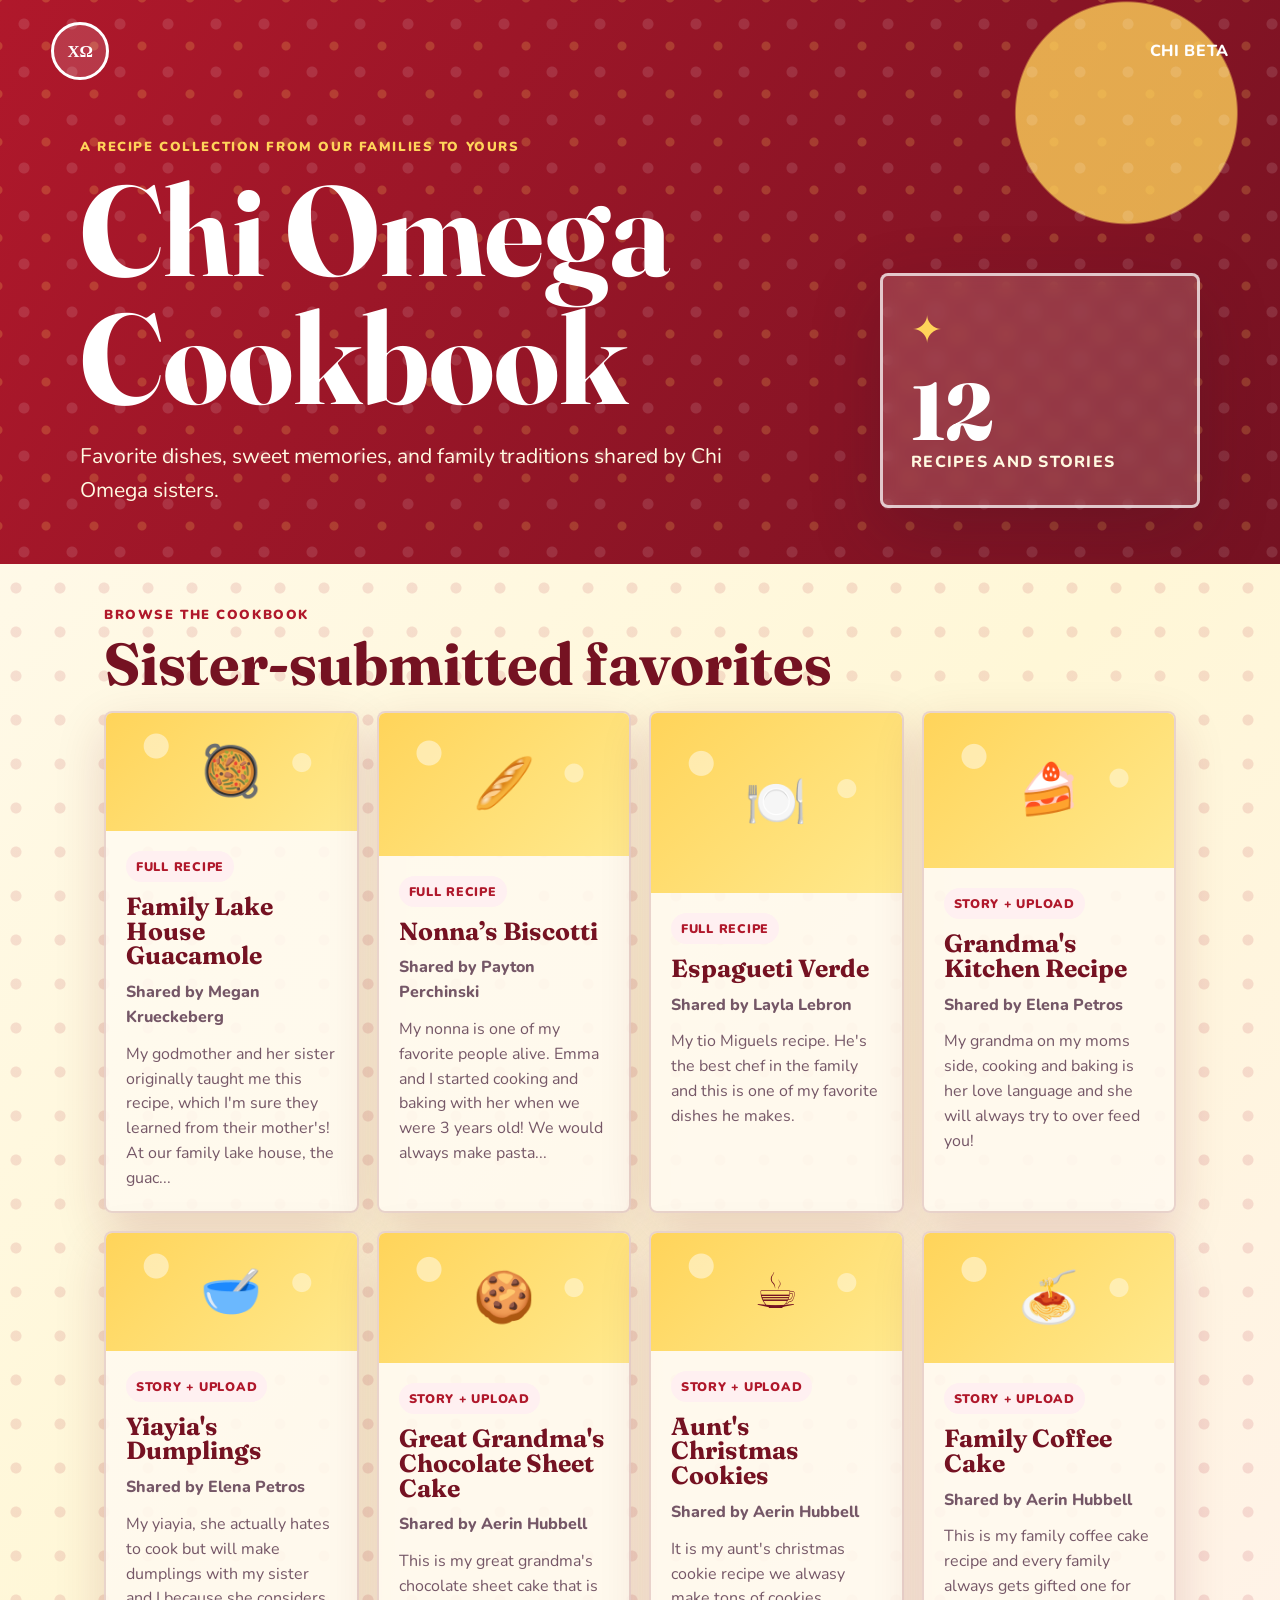
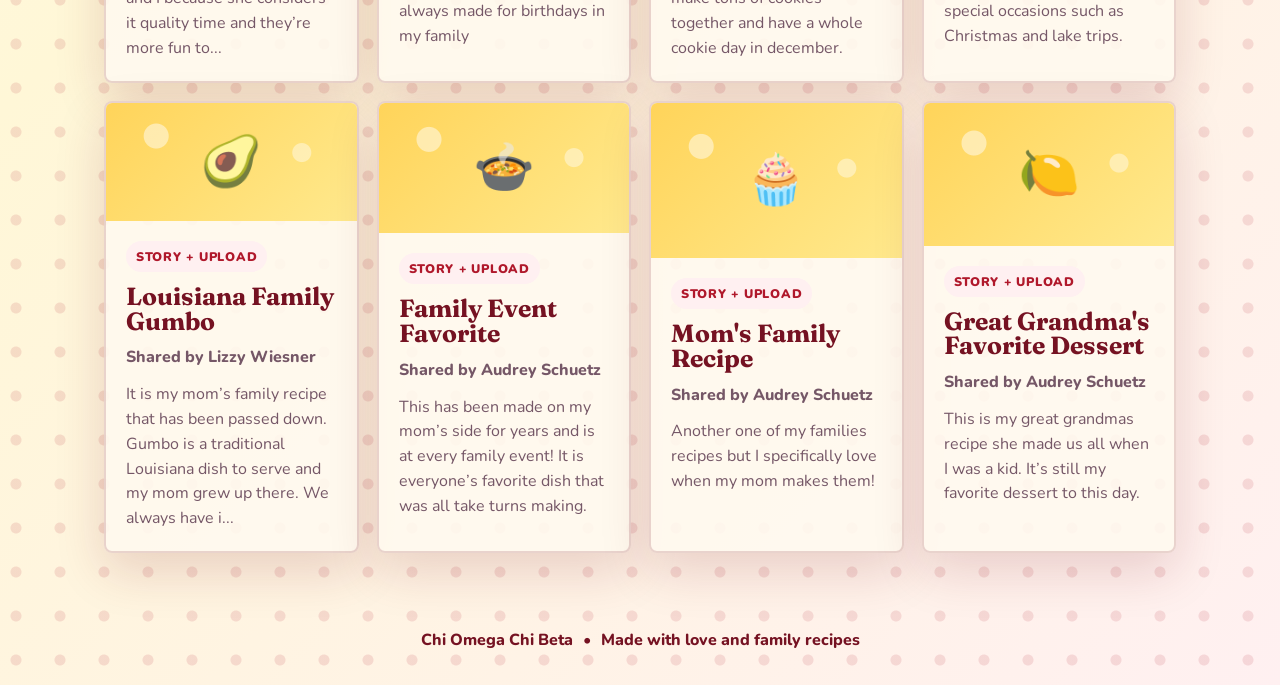
<file: index.html>
<!doctype html>
<html lang="en">
  <head>
    <meta charset="utf-8">
    <meta name="viewport" content="width=device-width, initial-scale=1">
    <title>Chi Omega Chi Beta Cookbook</title>
    <link rel="preconnect" href="https://fonts.googleapis.com">
    <link rel="preconnect" href="https://fonts.gstatic.com" crossorigin>
    <link href="https://fonts.googleapis.com/css2?family=Fraunces:opsz,wght@9..144,700;9..144,800&family=Nunito:wght@400;600;700;800&display=swap" rel="stylesheet">
    <link rel="stylesheet" href="styles.css">
  </head>
  <body>
    <header class="hero">
      <nav class="topbar" aria-label="Site">
        <a class="crest" href="index.html" aria-label="Chi Omega Chi Beta Cookbook home">
          <span>ΧΩ</span>
        </a>
        <span class="chapter">Chi Beta</span>
      </nav>

      <div class="hero-grid">
        <section class="hero-copy" aria-labelledby="page-title">
          <p class="eyebrow">A recipe collection from our families to yours</p>
          <h1 id="page-title">Chi Omega Cookbook</h1>
          <p class="intro">
            Favorite dishes, sweet memories, and family traditions shared by Chi Omega sisters.
          </p>
        </section>

        <aside class="hero-card" aria-label="Cookbook stats">
          <div class="sparkle" aria-hidden="true">✦</div>
          <p class="stat-number" id="recipe-count">12</p>
          <p class="stat-label">recipes and stories</p>
        </aside>
      </div>
    </header>

    <main>
      <section class="section-heading" aria-labelledby="recipes-heading">
        <p class="eyebrow">Browse the cookbook</p>
        <h2 id="recipes-heading">Sister-submitted favorites</h2>
      </section>

      <section class="recipe-grid" id="recipe-grid" aria-live="polite">
        <p class="loading">Loading recipes...</p>
      </section>
    </main>

    <footer class="footer">
      <span>Chi Omega Chi Beta</span>
      <span aria-hidden="true">•</span>
      <span>Made with love and family recipes</span>
    </footer>

    <script src="app.js?v=2"></script>
  </body>
</html>
</file>
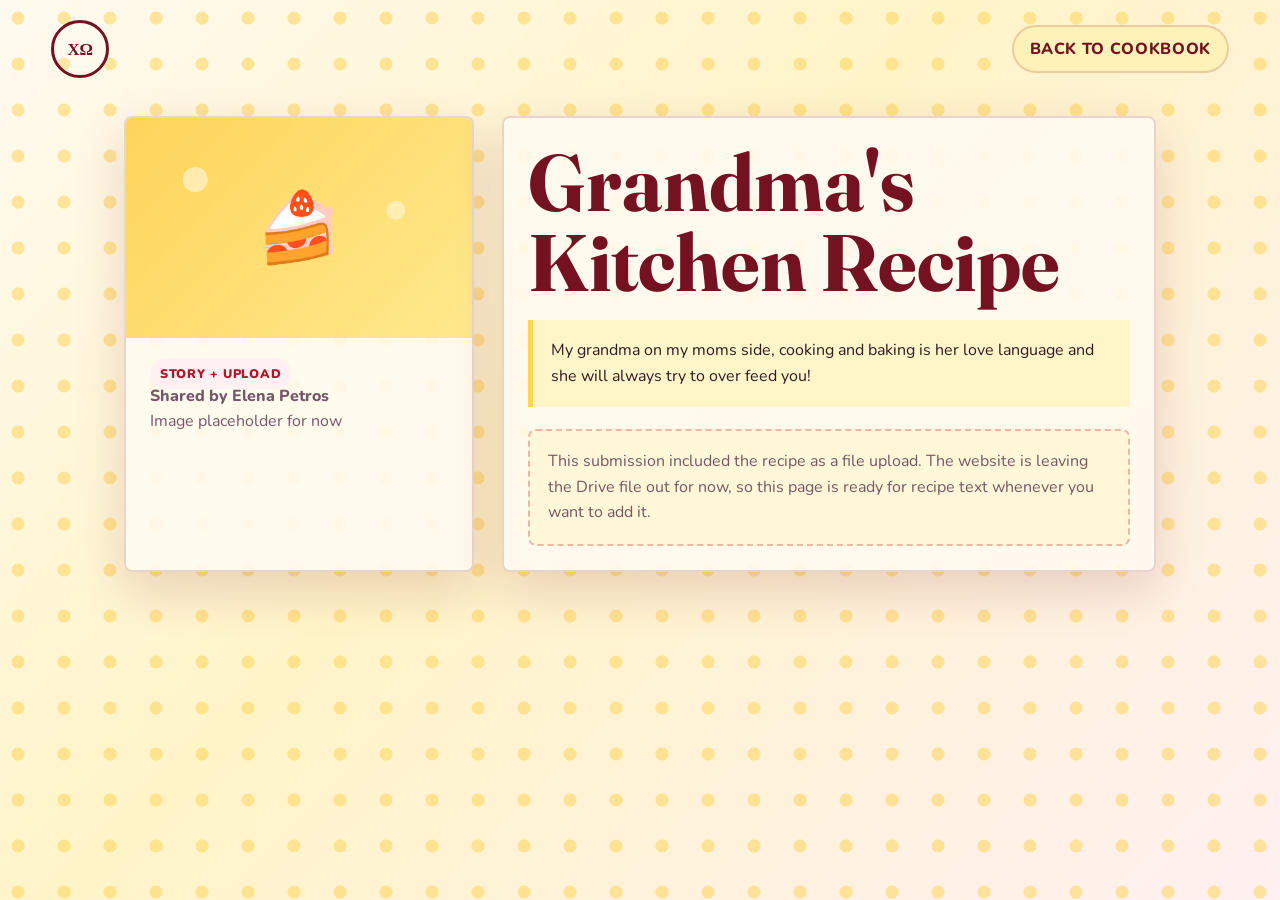
<file: recipe.html>
<!doctype html>
<html lang="en">
  <head>
    <meta charset="utf-8">
    <meta name="viewport" content="width=device-width, initial-scale=1">
    <title>Recipe | Chi Omega Cookbook</title>
    <link rel="preconnect" href="https://fonts.googleapis.com">
    <link rel="preconnect" href="https://fonts.gstatic.com" crossorigin>
    <link href="https://fonts.googleapis.com/css2?family=Fraunces:opsz,wght@9..144,700;9..144,800&family=Nunito:wght@400;600;700;800&display=swap" rel="stylesheet">
    <link rel="stylesheet" href="styles.css">
  </head>
  <body class="recipe-page">
    <nav class="topbar detail-topbar" aria-label="Site">
      <a class="crest" href="index.html" aria-label="Chi Omega Chi Beta Cookbook home">
        <span>ΧΩ</span>
      </a>
      <a class="back-link" href="index.html">Back to cookbook</a>
    </nav>

    <main class="recipe-shell" id="recipe-detail" aria-live="polite">
      <p class="loading">Loading recipe...</p>
    </main>

    <script src="app.js?v=2"></script>
  </body>
</html>
</file>
<file: styles.css>
:root {
  --chi-red: #b0182b;
  --deep-red: #751222;
  --strawberry: #dc3a4b;
  --gold: #ffd45a;
  --butter: #fff2b8;
  --cream: #fffaf0;
  --ink: #321924;
  --muted: #755767;
  --line: rgba(117, 18, 34, 0.16);
  --shadow: 0 18px 50px rgba(117, 18, 34, 0.16);
}

* {
  box-sizing: border-box;
}

body {
  margin: 0;
  color: var(--ink);
  font-family: "Nunito", system-ui, -apple-system, BlinkMacSystemFont, "Segoe UI", sans-serif;
  background:
    radial-gradient(circle at 16px 16px, rgba(176, 24, 43, 0.12) 0 5px, transparent 6px),
    linear-gradient(135deg, #fffaf0 0%, #fff7d7 48%, #fff0f1 100%);
  background-size: 44px 44px, 100% 100%;
  min-height: 100vh;
}

a {
  color: inherit;
}

.hero {
  position: relative;
  overflow: hidden;
  padding: 22px clamp(18px, 4vw, 64px) 56px;
  background:
    radial-gradient(circle at 88% 20%, rgba(255, 212, 90, 0.78) 0 110px, transparent 112px),
    linear-gradient(120deg, var(--chi-red), var(--deep-red));
  color: white;
}

.hero::after {
  content: "";
  position: absolute;
  inset: 0;
  pointer-events: none;
  background-image:
    radial-gradient(circle, rgba(255, 255, 255, 0.22) 0 5px, transparent 6px),
    radial-gradient(circle, rgba(255, 212, 90, 0.38) 0 4px, transparent 5px);
  background-position: 0 0, 22px 22px;
  background-size: 48px 48px;
  opacity: 0.55;
}

.topbar,
.hero-grid,
.section-heading,
.recipe-grid,
.footer,
.recipe-shell {
  position: relative;
  z-index: 1;
}

.topbar {
  display: flex;
  align-items: center;
  justify-content: space-between;
  gap: 16px;
}

.crest {
  display: inline-grid;
  width: 58px;
  height: 58px;
  place-items: center;
  border: 3px solid currentColor;
  border-radius: 50%;
  text-decoration: none;
  font-family: "Fraunces", Georgia, serif;
  font-size: 1.05rem;
  font-weight: 800;
  background: rgba(255, 255, 255, 0.14);
}

.chapter,
.back-link {
  font-weight: 800;
  letter-spacing: 0.04em;
  text-transform: uppercase;
}

.back-link {
  text-decoration: none;
  background: var(--butter);
  color: var(--deep-red);
  padding: 11px 16px;
  border: 2px solid rgba(117, 18, 34, 0.16);
  border-radius: 999px;
}

.hero-grid {
  display: grid;
  grid-template-columns: minmax(0, 1fr) minmax(220px, 320px);
  gap: clamp(24px, 5vw, 72px);
  align-items: end;
  max-width: 1120px;
  margin: 58px auto 0;
}

.eyebrow {
  margin: 0 0 10px;
  color: var(--gold);
  font-size: 0.82rem;
  font-weight: 900;
  letter-spacing: 0.12em;
  text-transform: uppercase;
}

h1,
h2,
h3 {
  font-family: "Fraunces", Georgia, serif;
  line-height: 1;
}

h1 {
  max-width: 780px;
  margin: 0;
  font-size: clamp(3.6rem, 10vw, 8.5rem);
}

.intro {
  max-width: 650px;
  margin: 18px 0 0;
  font-size: clamp(1.08rem, 2vw, 1.32rem);
  line-height: 1.6;
  color: #fff9e1;
}

.hero-card {
  min-height: 235px;
  padding: 28px;
  border: 3px solid rgba(255, 255, 255, 0.72);
  border-radius: 8px;
  background: rgba(255, 250, 240, 0.16);
  box-shadow: 0 24px 70px rgba(50, 25, 36, 0.22);
  backdrop-filter: blur(8px);
}

.sparkle {
  font-size: 2.4rem;
  color: var(--gold);
}

.stat-number {
  margin: 18px 0 4px;
  font-family: "Fraunces", Georgia, serif;
  font-size: 5rem;
  font-weight: 800;
  line-height: 0.9;
}

.stat-label {
  margin: 0;
  color: #fff9e1;
  font-weight: 800;
  text-transform: uppercase;
  letter-spacing: 0.08em;
}

.section-heading {
  max-width: 1120px;
  margin: 42px auto 18px;
  padding: 0 clamp(18px, 4vw, 24px);
}

.section-heading .eyebrow {
  color: var(--chi-red);
}

h2 {
  margin: 0;
  color: var(--deep-red);
  font-size: clamp(2rem, 5vw, 3.7rem);
}

.recipe-grid {
  display: grid;
  grid-template-columns: repeat(auto-fit, minmax(245px, 1fr));
  gap: 18px;
  max-width: 1120px;
  margin: 0 auto;
  padding: 0 clamp(18px, 4vw, 24px) 50px;
}

.recipe-card {
  display: grid;
  min-height: 330px;
  color: var(--ink);
  text-decoration: none;
  border: 2px solid var(--line);
  border-radius: 8px;
  background: rgba(255, 250, 240, 0.88);
  box-shadow: var(--shadow);
  overflow: hidden;
  transition: transform 160ms ease, box-shadow 160ms ease, border-color 160ms ease;
}

.recipe-card:hover,
.recipe-card:focus-visible {
  transform: translateY(-4px);
  border-color: rgba(176, 24, 43, 0.34);
  box-shadow: 0 24px 64px rgba(117, 18, 34, 0.22);
  outline: none;
}

.recipe-art {
  min-height: 118px;
  display: grid;
  place-items: center;
  background:
    radial-gradient(circle at 20% 28%, rgba(255, 255, 255, 0.48) 0 12px, transparent 13px),
    radial-gradient(circle at 78% 42%, rgba(255, 255, 255, 0.42) 0 9px, transparent 10px),
    linear-gradient(135deg, var(--gold), #ffe98d);
  color: var(--deep-red);
  font-size: 3.1rem;
}

.recipe-body {
  display: flex;
  flex-direction: column;
  gap: 12px;
  padding: 20px;
}

.tag {
  align-self: flex-start;
  padding: 7px 10px;
  border-radius: 999px;
  background: #fff0f1;
  color: var(--chi-red);
  font-size: 0.78rem;
  font-weight: 900;
  letter-spacing: 0.06em;
  text-transform: uppercase;
}

h3 {
  margin: 0;
  color: var(--deep-red);
  font-size: 1.55rem;
}

.contributor,
.story-preview,
.recipe-note,
.loading {
  margin: 0;
  color: var(--muted);
  line-height: 1.55;
}

.contributor {
  font-weight: 800;
}

.footer {
  display: flex;
  justify-content: center;
  gap: 10px;
  padding: 26px 18px 34px;
  color: var(--deep-red);
  font-weight: 800;
}

.detail-topbar {
  padding: 20px clamp(18px, 4vw, 58px);
  color: var(--deep-red);
}

.recipe-page {
  background:
    radial-gradient(circle at 18px 18px, rgba(255, 212, 90, 0.55) 0 6px, transparent 7px),
    linear-gradient(135deg, #fffaf0 0%, #fff4c8 44%, #fff0f1 100%);
  background-size: 46px 46px, 100% 100%;
}

.recipe-shell {
  display: grid;
  grid-template-columns: minmax(240px, 350px) minmax(0, 1fr);
  gap: 28px;
  max-width: 1080px;
  margin: 18px auto 54px;
  padding: 0 clamp(18px, 4vw, 24px);
}

.recipe-aside,
.recipe-content {
  border: 2px solid var(--line);
  border-radius: 8px;
  background: rgba(255, 250, 240, 0.92);
  box-shadow: var(--shadow);
  overflow: hidden;
}

.recipe-aside .recipe-art {
  min-height: 220px;
  font-size: 4.3rem;
}

.aside-body,
.recipe-content {
  padding: 24px;
}

.recipe-title {
  margin: 0 0 12px;
  color: var(--deep-red);
  font-size: clamp(2.2rem, 7vw, 5rem);
}

.memory-box {
  margin-top: 18px;
  padding: 18px;
  border-left: 5px solid var(--gold);
  background: #fff5c8;
  color: var(--ink);
  line-height: 1.6;
}

.recipe-text {
  white-space: pre-wrap;
  margin: 22px 0 0;
  color: #472532;
  font-size: 1.05rem;
  line-height: 1.72;
}

.empty-recipe {
  margin-top: 22px;
  padding: 18px;
  border: 2px dashed rgba(176, 24, 43, 0.28);
  border-radius: 8px;
  background: #fff7d7;
  color: var(--muted);
  line-height: 1.6;
}

@media (max-width: 760px) {
  .hero {
    padding-bottom: 38px;
  }

  .hero-grid,
  .recipe-shell {
    grid-template-columns: 1fr;
  }

  .hero-grid {
    margin-top: 42px;
  }

  .hero-card {
    min-height: 180px;
  }

  .footer {
    flex-wrap: wrap;
  }
}
</file>
